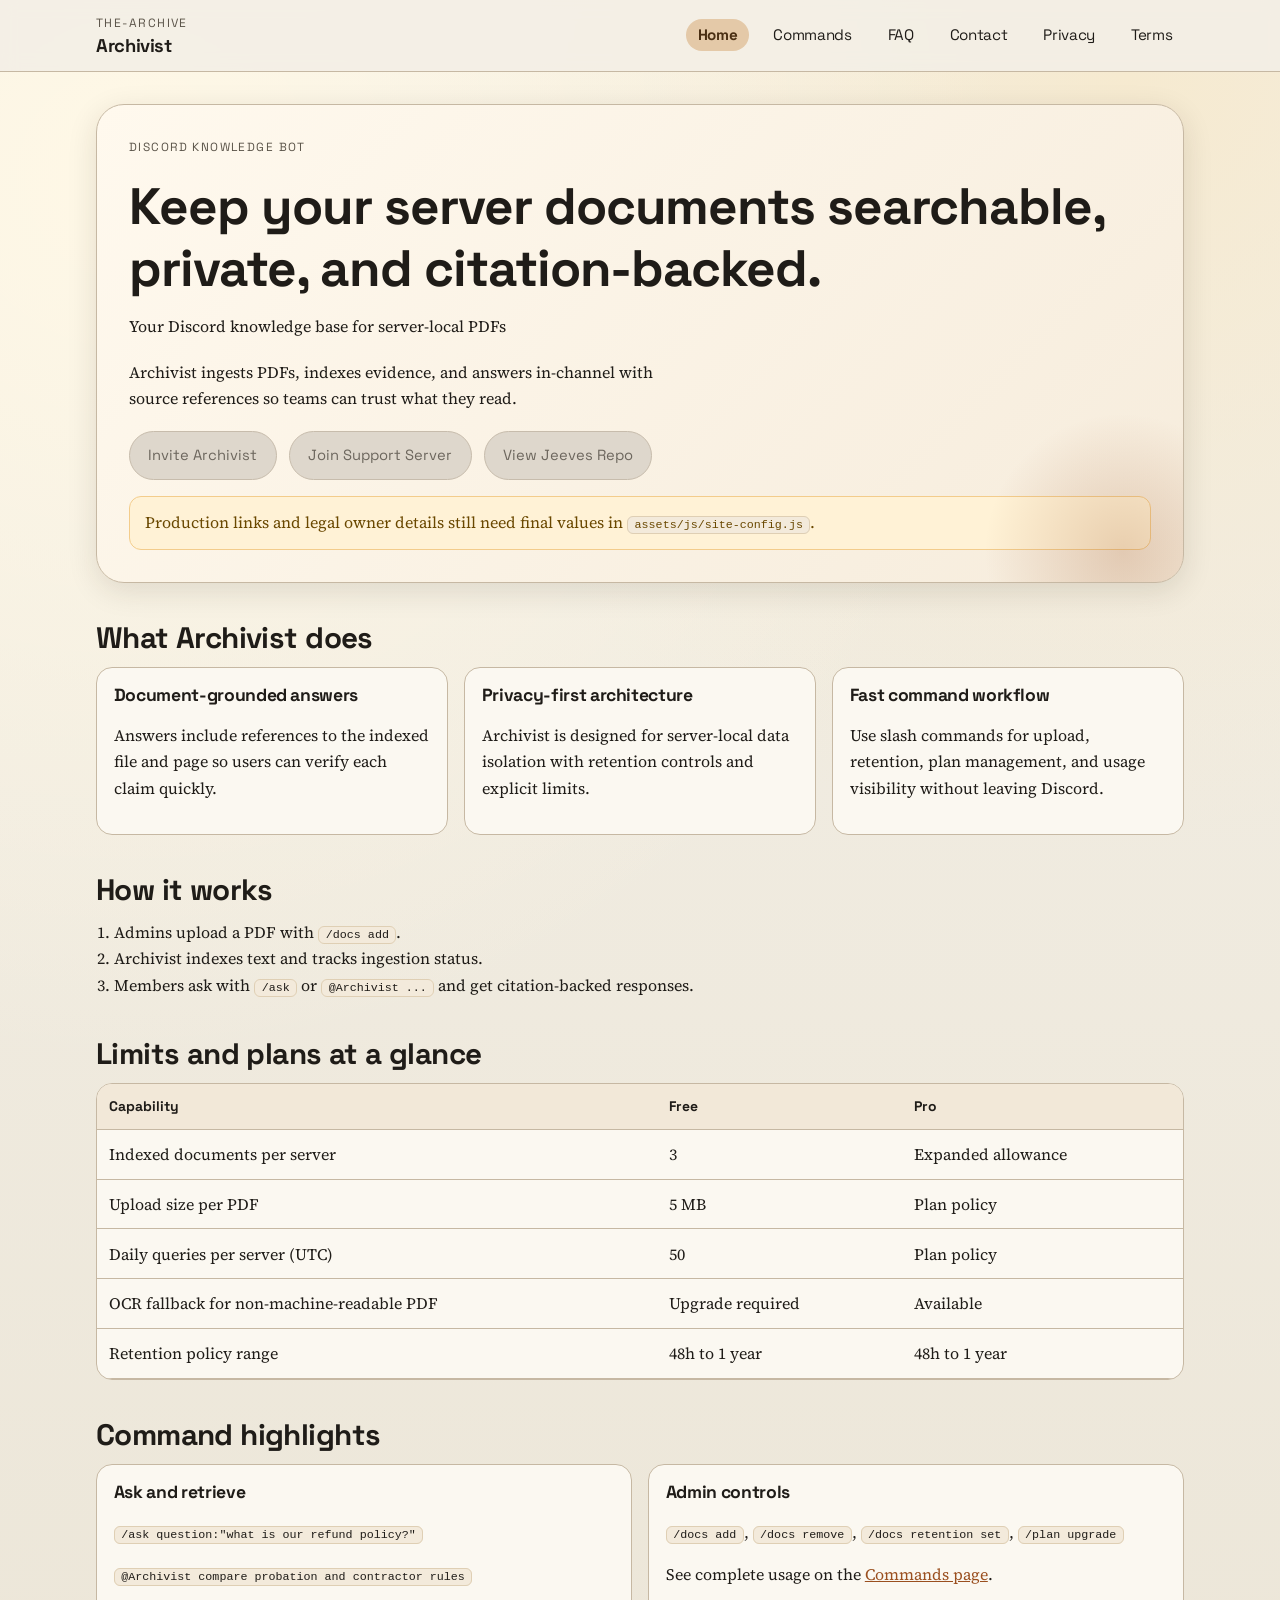
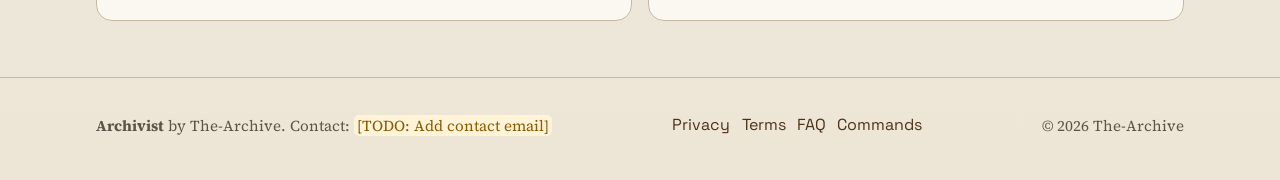
<file: index.html>
<!doctype html>
<html lang="en">
<head>
  <meta charset="utf-8">
  <meta name="viewport" content="width=device-width, initial-scale=1">
  <title>Archivist | Discord Knowledge Bot</title>
  <meta name="description" content="Archivist is a privacy-first Discord bot for server-local PDF knowledge, citation-backed answers, and configurable document retention.">
  <link rel="preconnect" href="https://fonts.googleapis.com">
  <link rel="preconnect" href="https://fonts.gstatic.com" crossorigin>
  <link href="https://fonts.googleapis.com/css2?family=Source+Serif+4:opsz,wght@8..60,400;8..60,600;8..60,700&family=Space+Grotesk:wght@400;500;600;700&display=swap" rel="stylesheet">
  <link rel="stylesheet" href="assets/css/styles.css">
  <script src="assets/js/site-config.js" defer></script>
  <script src="assets/js/main.js" defer></script>
</head>
<body>
  <a class="skip-link" href="#main">Skip to content</a>

  <header class="site-header">
    <div class="header-inner">
      <a class="brand" href="index.html">
        <span class="brand-kicker" data-config-text="brand.teamName" data-placeholder="The-Archive"></span>
        <span class="brand-title" data-config-text="brand.productName" data-placeholder="Archivist"></span>
      </a>
      <button class="nav-toggle" type="button" data-nav-toggle aria-expanded="false" aria-controls="site-nav">Menu</button>
      <nav id="site-nav" class="nav-menu" data-nav aria-label="Primary navigation">
        <ul class="nav-list">
          <li><a href="index.html" data-page-link>Home</a></li>
          <li><a href="commands.html" data-page-link>Commands</a></li>
          <li><a href="faq.html" data-page-link>FAQ</a></li>
          <li><a href="contact.html" data-page-link>Contact</a></li>
          <li><a href="privacy.html" data-page-link>Privacy</a></li>
          <li><a href="terms.html" data-page-link>Terms</a></li>
        </ul>
      </nav>
    </div>
  </header>

  <main id="main" class="container page-reveal">
    <section class="hero">
      <p class="kicker">Discord Knowledge Bot</p>
      <h1>Keep your server documents searchable, private, and citation-backed.</h1>
      <p data-config-text="brand.tagline" data-placeholder="Your Discord knowledge base for server-local PDFs"></p>
      <p>Archivist ingests PDFs, indexes evidence, and answers in-channel with source references so teams can trust what they read.</p>
      <div class="cta-row">
        <a class="btn btn-primary" data-config-link="inviteUrl" data-link-fallback="Invite link coming soon" href="#">Invite Archivist</a>
        <a class="btn btn-secondary" data-config-link="supportServerUrl" data-link-fallback="Support server link coming soon" href="#">Join Support Server</a>
        <a class="btn btn-tertiary" data-config-link="githubRepoUrl" data-link-fallback="GitHub repo link coming soon" href="#">View Jeeves Repo</a>
      </div>
      <div class="notice">
        Production links and legal owner details still need final values in <code>assets/js/site-config.js</code>.
      </div>
    </section>

    <section class="section">
      <h2>What Archivist does</h2>
      <div class="grid">
        <article class="card span-4">
          <h3>Document-grounded answers</h3>
          <p>Answers include references to the indexed file and page so users can verify each claim quickly.</p>
        </article>
        <article class="card span-4">
          <h3>Privacy-first architecture</h3>
          <p>Archivist is designed for server-local data isolation with retention controls and explicit limits.</p>
        </article>
        <article class="card span-4">
          <h3>Fast command workflow</h3>
          <p>Use slash commands for upload, retention, plan management, and usage visibility without leaving Discord.</p>
        </article>
      </div>
    </section>

    <section class="section">
      <h2>How it works</h2>
      <ol class="step-list">
        <li>Admins upload a PDF with <code>/docs add</code>.</li>
        <li>Archivist indexes text and tracks ingestion status.</li>
        <li>Members ask with <code>/ask</code> or <code>@Archivist ...</code> and get citation-backed responses.</li>
      </ol>
    </section>

    <section class="section">
      <h2>Limits and plans at a glance</h2>
      <div class="table-wrap">
        <table>
          <thead>
            <tr>
              <th>Capability</th>
              <th>Free</th>
              <th>Pro</th>
            </tr>
          </thead>
          <tbody>
            <tr>
              <td>Indexed documents per server</td>
              <td>3</td>
              <td>Expanded allowance</td>
            </tr>
            <tr>
              <td>Upload size per PDF</td>
              <td>5 MB</td>
              <td>Plan policy</td>
            </tr>
            <tr>
              <td>Daily queries per server (UTC)</td>
              <td>50</td>
              <td>Plan policy</td>
            </tr>
            <tr>
              <td>OCR fallback for non-machine-readable PDF</td>
              <td>Upgrade required</td>
              <td>Available</td>
            </tr>
            <tr>
              <td>Retention policy range</td>
              <td>48h to 1 year</td>
              <td>48h to 1 year</td>
            </tr>
          </tbody>
        </table>
      </div>
    </section>

    <section class="section">
      <h2>Command highlights</h2>
      <div class="grid">
        <article class="card span-6">
          <h3>Ask and retrieve</h3>
          <p><code>/ask question:"what is our refund policy?"</code></p>
          <p><code>@Archivist compare probation and contractor rules</code></p>
        </article>
        <article class="card span-6">
          <h3>Admin controls</h3>
          <p><code>/docs add</code>, <code>/docs remove</code>, <code>/docs retention set</code>, <code>/plan upgrade</code></p>
          <p>See complete usage on the <a href="commands.html">Commands page</a>.</p>
        </article>
      </div>
    </section>
  </main>

  <footer class="site-footer">
    <div class="footer-inner">
      <p class="legal-identity">
        <strong data-config-text="brand.productName" data-placeholder="Archivist"></strong>
        by <span data-config-text="brand.teamName" data-placeholder="The-Archive"></span>.
        Contact: <span data-config-text="legal.contactEmail" data-placeholder="[TODO: Add contact email]"></span>
      </p>
      <nav class="footer-links" aria-label="Footer links">
        <a href="privacy.html">Privacy</a>
        <a href="terms.html">Terms</a>
        <a href="faq.html">FAQ</a>
        <a href="commands.html">Commands</a>
      </nav>
      <p class="legal-identity">&copy; <span data-current-year></span> <span data-config-text="brand.teamName" data-placeholder="The-Archive"></span></p>
    </div>
  </footer>
</body>
</html>
</file>
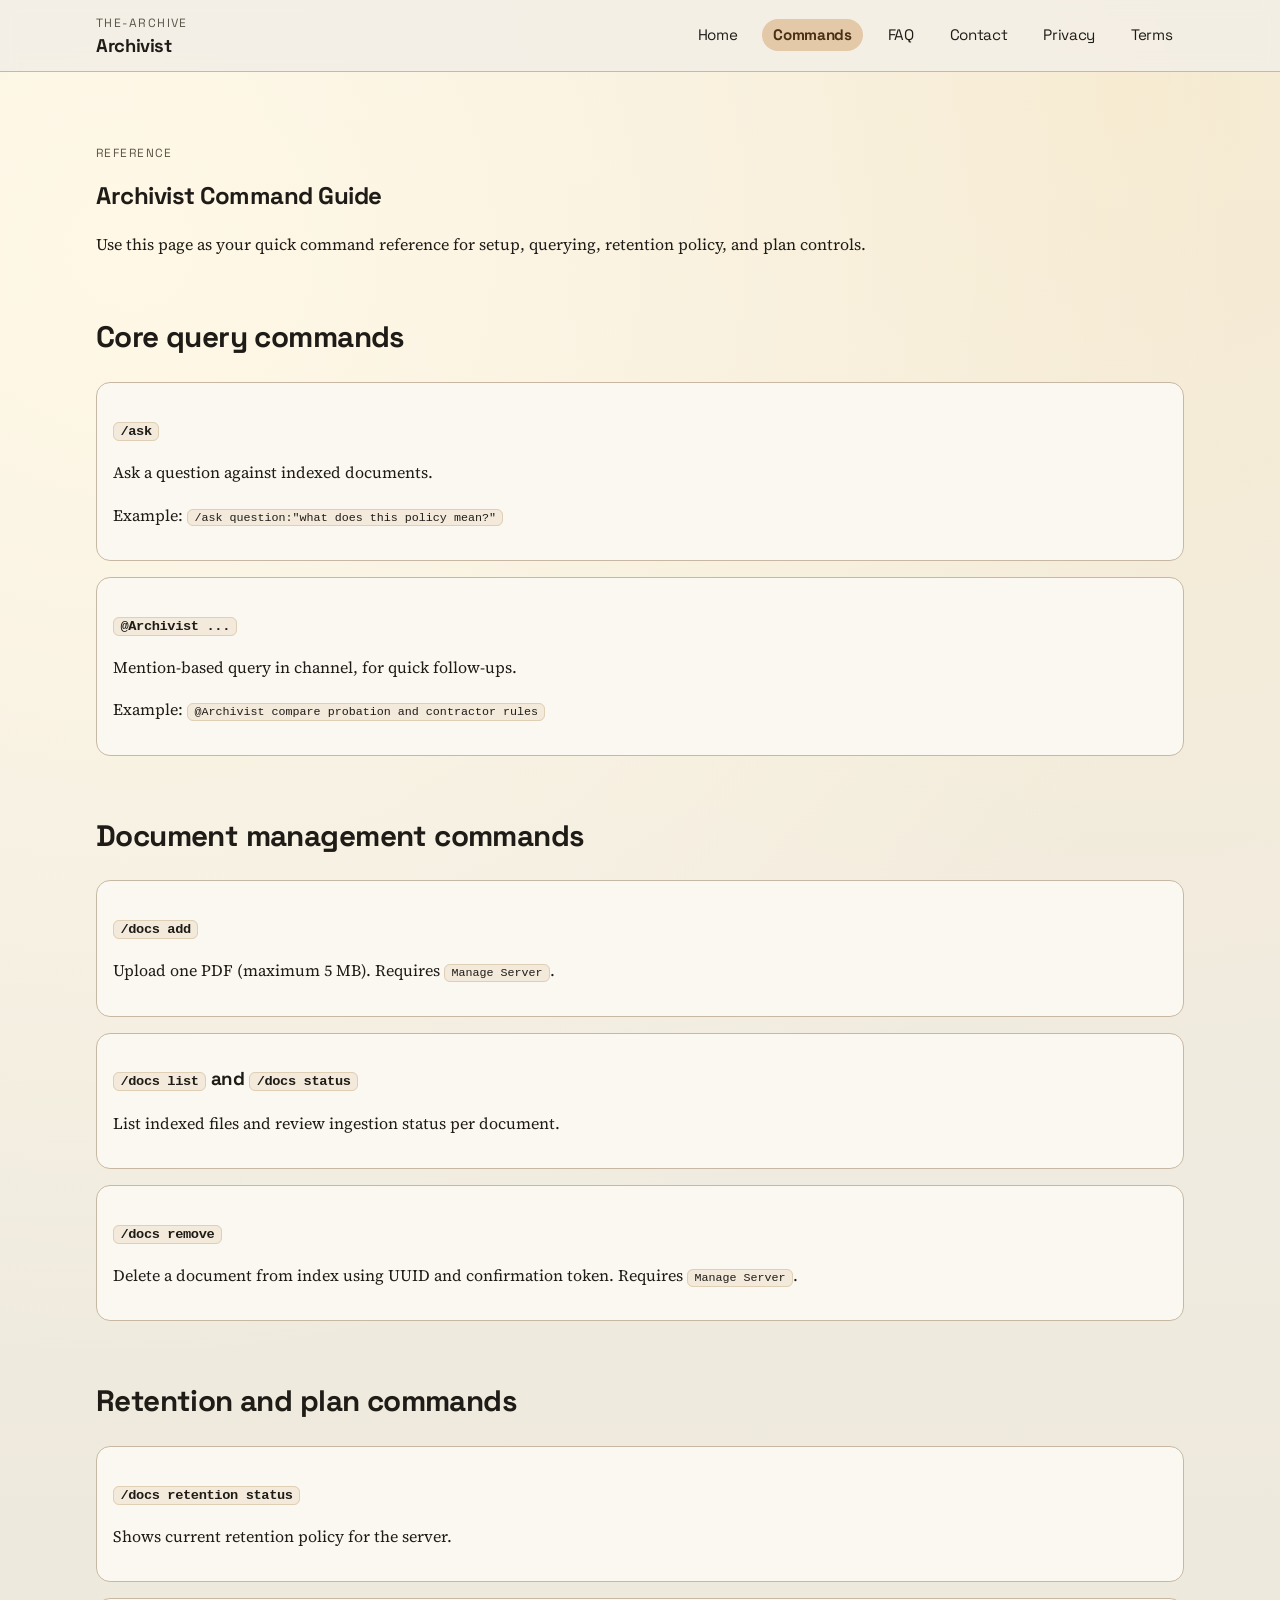
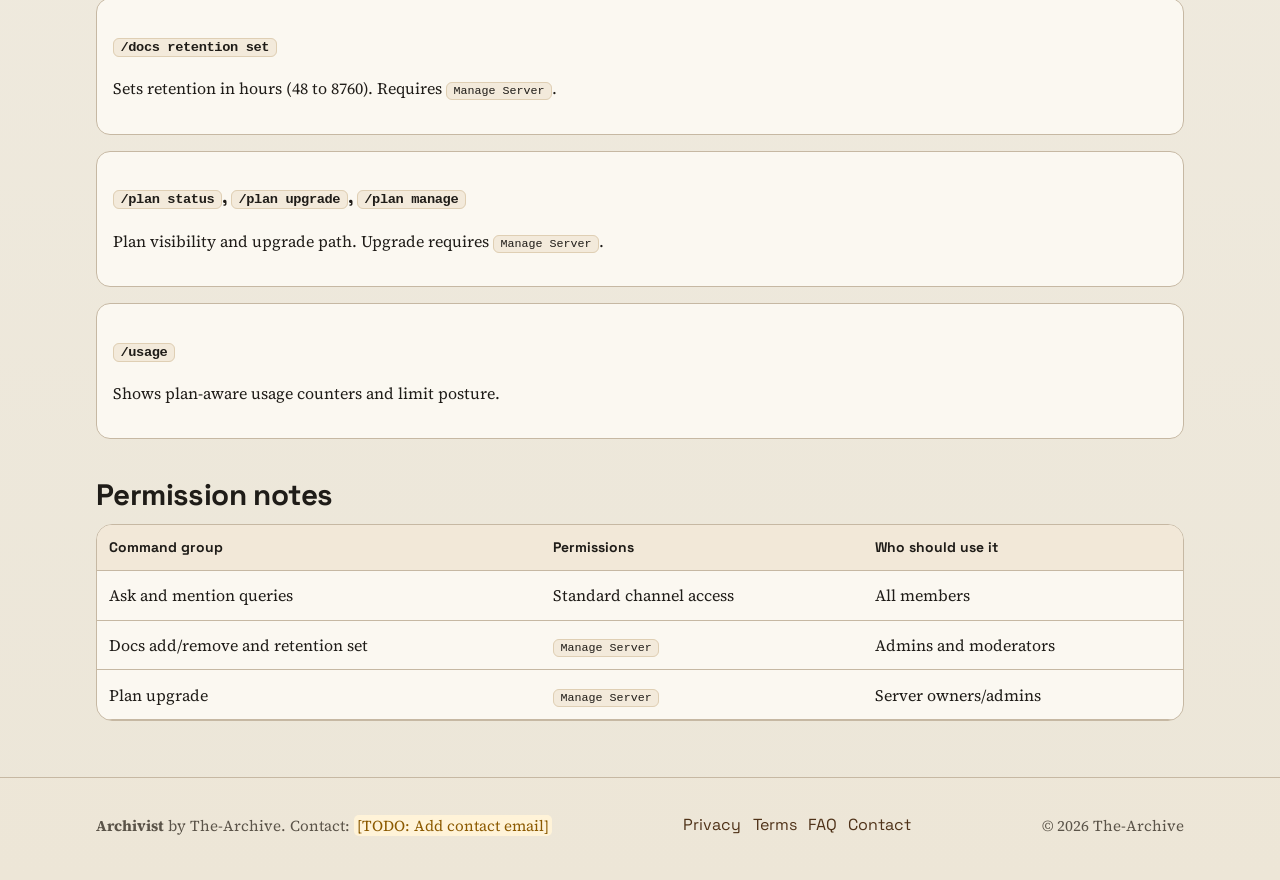
<file: commands.html>
<!doctype html>
<html lang="en">
<head>
  <meta charset="utf-8">
  <meta name="viewport" content="width=device-width, initial-scale=1">
  <title>Archivist Commands | The-Archive</title>
  <meta name="description" content="Command reference for Archivist Discord bot including ask, docs, retention, usage, and plan management commands.">
  <link rel="preconnect" href="https://fonts.googleapis.com">
  <link rel="preconnect" href="https://fonts.gstatic.com" crossorigin>
  <link href="https://fonts.googleapis.com/css2?family=Source+Serif+4:opsz,wght@8..60,400;8..60,600;8..60,700&family=Space+Grotesk:wght@400;500;600;700&display=swap" rel="stylesheet">
  <link rel="stylesheet" href="assets/css/styles.css">
  <script src="assets/js/site-config.js" defer></script>
  <script src="assets/js/main.js" defer></script>
</head>
<body>
  <a class="skip-link" href="#main">Skip to content</a>
  <header class="site-header">
    <div class="header-inner">
      <a class="brand" href="index.html">
        <span class="brand-kicker" data-config-text="brand.teamName" data-placeholder="The-Archive"></span>
        <span class="brand-title" data-config-text="brand.productName" data-placeholder="Archivist"></span>
      </a>
      <button class="nav-toggle" type="button" data-nav-toggle aria-expanded="false" aria-controls="site-nav">Menu</button>
      <nav id="site-nav" class="nav-menu" data-nav aria-label="Primary navigation">
        <ul class="nav-list">
          <li><a href="index.html" data-page-link>Home</a></li>
          <li><a href="commands.html" data-page-link>Commands</a></li>
          <li><a href="faq.html" data-page-link>FAQ</a></li>
          <li><a href="contact.html" data-page-link>Contact</a></li>
          <li><a href="privacy.html" data-page-link>Privacy</a></li>
          <li><a href="terms.html" data-page-link>Terms</a></li>
        </ul>
      </nav>
    </div>
  </header>

  <main id="main" class="container page-reveal">
    <section class="section">
      <p class="kicker">Reference</p>
      <h1>Archivist Command Guide</h1>
      <p>Use this page as your quick command reference for setup, querying, retention policy, and plan controls.</p>
    </section>

    <section class="section commands-list" aria-labelledby="core-commands">
      <h2 id="core-commands">Core query commands</h2>
      <article class="command-card">
        <h3><code>/ask</code></h3>
        <p>Ask a question against indexed documents.</p>
        <p>Example: <code>/ask question:"what does this policy mean?"</code></p>
      </article>
      <article class="command-card">
        <h3><code>@Archivist ...</code></h3>
        <p>Mention-based query in channel, for quick follow-ups.</p>
        <p>Example: <code>@Archivist compare probation and contractor rules</code></p>
      </article>
    </section>

    <section class="section commands-list" aria-labelledby="docs-commands">
      <h2 id="docs-commands">Document management commands</h2>
      <article class="command-card">
        <h3><code>/docs add</code></h3>
        <p>Upload one PDF (maximum 5 MB). Requires <code>Manage Server</code>.</p>
      </article>
      <article class="command-card">
        <h3><code>/docs list</code> and <code>/docs status</code></h3>
        <p>List indexed files and review ingestion status per document.</p>
      </article>
      <article class="command-card">
        <h3><code>/docs remove</code></h3>
        <p>Delete a document from index using UUID and confirmation token. Requires <code>Manage Server</code>.</p>
      </article>
    </section>

    <section class="section commands-list" aria-labelledby="retention-commands">
      <h2 id="retention-commands">Retention and plan commands</h2>
      <article class="command-card">
        <h3><code>/docs retention status</code></h3>
        <p>Shows current retention policy for the server.</p>
      </article>
      <article class="command-card">
        <h3><code>/docs retention set</code></h3>
        <p>Sets retention in hours (48 to 8760). Requires <code>Manage Server</code>.</p>
      </article>
      <article class="command-card">
        <h3><code>/plan status</code>, <code>/plan upgrade</code>, <code>/plan manage</code></h3>
        <p>Plan visibility and upgrade path. Upgrade requires <code>Manage Server</code>.</p>
      </article>
      <article class="command-card">
        <h3><code>/usage</code></h3>
        <p>Shows plan-aware usage counters and limit posture.</p>
      </article>
    </section>

    <section class="section">
      <h2>Permission notes</h2>
      <div class="table-wrap">
        <table>
          <thead>
            <tr>
              <th>Command group</th>
              <th>Permissions</th>
              <th>Who should use it</th>
            </tr>
          </thead>
          <tbody>
            <tr>
              <td>Ask and mention queries</td>
              <td>Standard channel access</td>
              <td>All members</td>
            </tr>
            <tr>
              <td>Docs add/remove and retention set</td>
              <td><code>Manage Server</code></td>
              <td>Admins and moderators</td>
            </tr>
            <tr>
              <td>Plan upgrade</td>
              <td><code>Manage Server</code></td>
              <td>Server owners/admins</td>
            </tr>
          </tbody>
        </table>
      </div>
    </section>
  </main>

  <footer class="site-footer">
    <div class="footer-inner">
      <p class="legal-identity">
        <strong data-config-text="brand.productName" data-placeholder="Archivist"></strong>
        by <span data-config-text="brand.teamName" data-placeholder="The-Archive"></span>.
        Contact: <span data-config-text="legal.contactEmail" data-placeholder="[TODO: Add contact email]"></span>
      </p>
      <nav class="footer-links" aria-label="Footer links">
        <a href="privacy.html">Privacy</a>
        <a href="terms.html">Terms</a>
        <a href="faq.html">FAQ</a>
        <a href="contact.html">Contact</a>
      </nav>
      <p class="legal-identity">&copy; <span data-current-year></span> <span data-config-text="brand.teamName" data-placeholder="The-Archive"></span></p>
    </div>
  </footer>
</body>
</html>
</file>
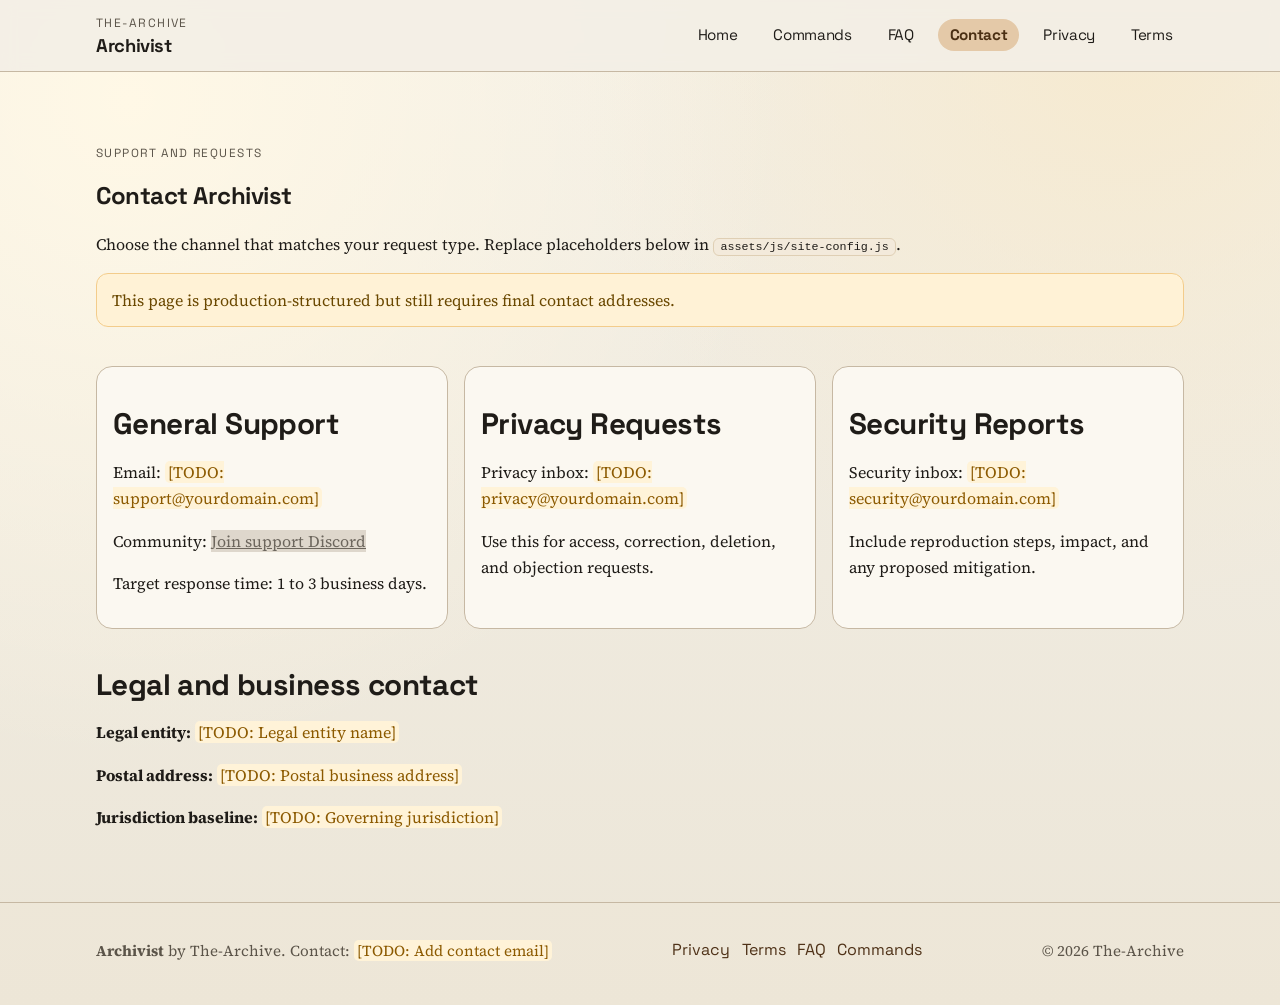
<file: contact.html>
<!doctype html>
<html lang="en">
<head>
  <meta charset="utf-8">
  <meta name="viewport" content="width=device-width, initial-scale=1">
  <title>Contact Archivist | The-Archive</title>
  <meta name="description" content="Contact options for Archivist support, legal requests, and security reports.">
  <link rel="preconnect" href="https://fonts.googleapis.com">
  <link rel="preconnect" href="https://fonts.gstatic.com" crossorigin>
  <link href="https://fonts.googleapis.com/css2?family=Source+Serif+4:opsz,wght@8..60,400;8..60,600;8..60,700&family=Space+Grotesk:wght@400;500;600;700&display=swap" rel="stylesheet">
  <link rel="stylesheet" href="assets/css/styles.css">
  <script src="assets/js/site-config.js" defer></script>
  <script src="assets/js/main.js" defer></script>
</head>
<body>
  <a class="skip-link" href="#main">Skip to content</a>
  <header class="site-header">
    <div class="header-inner">
      <a class="brand" href="index.html">
        <span class="brand-kicker" data-config-text="brand.teamName" data-placeholder="The-Archive"></span>
        <span class="brand-title" data-config-text="brand.productName" data-placeholder="Archivist"></span>
      </a>
      <button class="nav-toggle" type="button" data-nav-toggle aria-expanded="false" aria-controls="site-nav">Menu</button>
      <nav id="site-nav" class="nav-menu" data-nav aria-label="Primary navigation">
        <ul class="nav-list">
          <li><a href="index.html" data-page-link>Home</a></li>
          <li><a href="commands.html" data-page-link>Commands</a></li>
          <li><a href="faq.html" data-page-link>FAQ</a></li>
          <li><a href="contact.html" data-page-link>Contact</a></li>
          <li><a href="privacy.html" data-page-link>Privacy</a></li>
          <li><a href="terms.html" data-page-link>Terms</a></li>
        </ul>
      </nav>
    </div>
  </header>

  <main id="main" class="container page-reveal">
    <section class="section">
      <p class="kicker">Support and Requests</p>
      <h1>Contact Archivist</h1>
      <p>Choose the channel that matches your request type. Replace placeholders below in <code>assets/js/site-config.js</code>.</p>
      <div class="placeholder-note">
        This page is production-structured but still requires final contact addresses.
      </div>
    </section>

    <section class="section contact-grid">
      <article class="contact-card">
        <h2>General Support</h2>
        <p>Email: <span data-config-text="legal.contactEmail" data-placeholder="[TODO: support@yourdomain.com]"></span></p>
        <p>Community: <a data-config-link="supportServerUrl" data-link-fallback="Support server link coming soon" href="#">Join support Discord</a></p>
        <p>Target response time: 1 to 3 business days.</p>
      </article>

      <article class="contact-card">
        <h2>Privacy Requests</h2>
        <p>Privacy inbox: <span data-config-text="legal.dpoEmail" data-placeholder="[TODO: privacy@yourdomain.com]"></span></p>
        <p>Use this for access, correction, deletion, and objection requests.</p>
      </article>

      <article class="contact-card">
        <h2>Security Reports</h2>
        <p>Security inbox: <span data-config-text="legal.contactEmail" data-placeholder="[TODO: security@yourdomain.com]"></span></p>
        <p>Include reproduction steps, impact, and any proposed mitigation.</p>
      </article>
    </section>

    <section class="section">
      <h2>Legal and business contact</h2>
      <p><strong>Legal entity:</strong> <span data-config-text="legal.legalEntityName" data-placeholder="[TODO: Legal entity name]"></span></p>
      <p><strong>Postal address:</strong> <span data-config-text="legal.postalAddress" data-placeholder="[TODO: Postal business address]"></span></p>
      <p><strong>Jurisdiction baseline:</strong> <span data-config-text="legal.jurisdiction" data-placeholder="[TODO: Governing jurisdiction]"></span></p>
    </section>
  </main>

  <footer class="site-footer">
    <div class="footer-inner">
      <p class="legal-identity">
        <strong data-config-text="brand.productName" data-placeholder="Archivist"></strong>
        by <span data-config-text="brand.teamName" data-placeholder="The-Archive"></span>.
        Contact: <span data-config-text="legal.contactEmail" data-placeholder="[TODO: Add contact email]"></span>
      </p>
      <nav class="footer-links" aria-label="Footer links">
        <a href="privacy.html">Privacy</a>
        <a href="terms.html">Terms</a>
        <a href="faq.html">FAQ</a>
        <a href="commands.html">Commands</a>
      </nav>
      <p class="legal-identity">&copy; <span data-current-year></span> <span data-config-text="brand.teamName" data-placeholder="The-Archive"></span></p>
    </div>
  </footer>
</body>
</html>
</file>
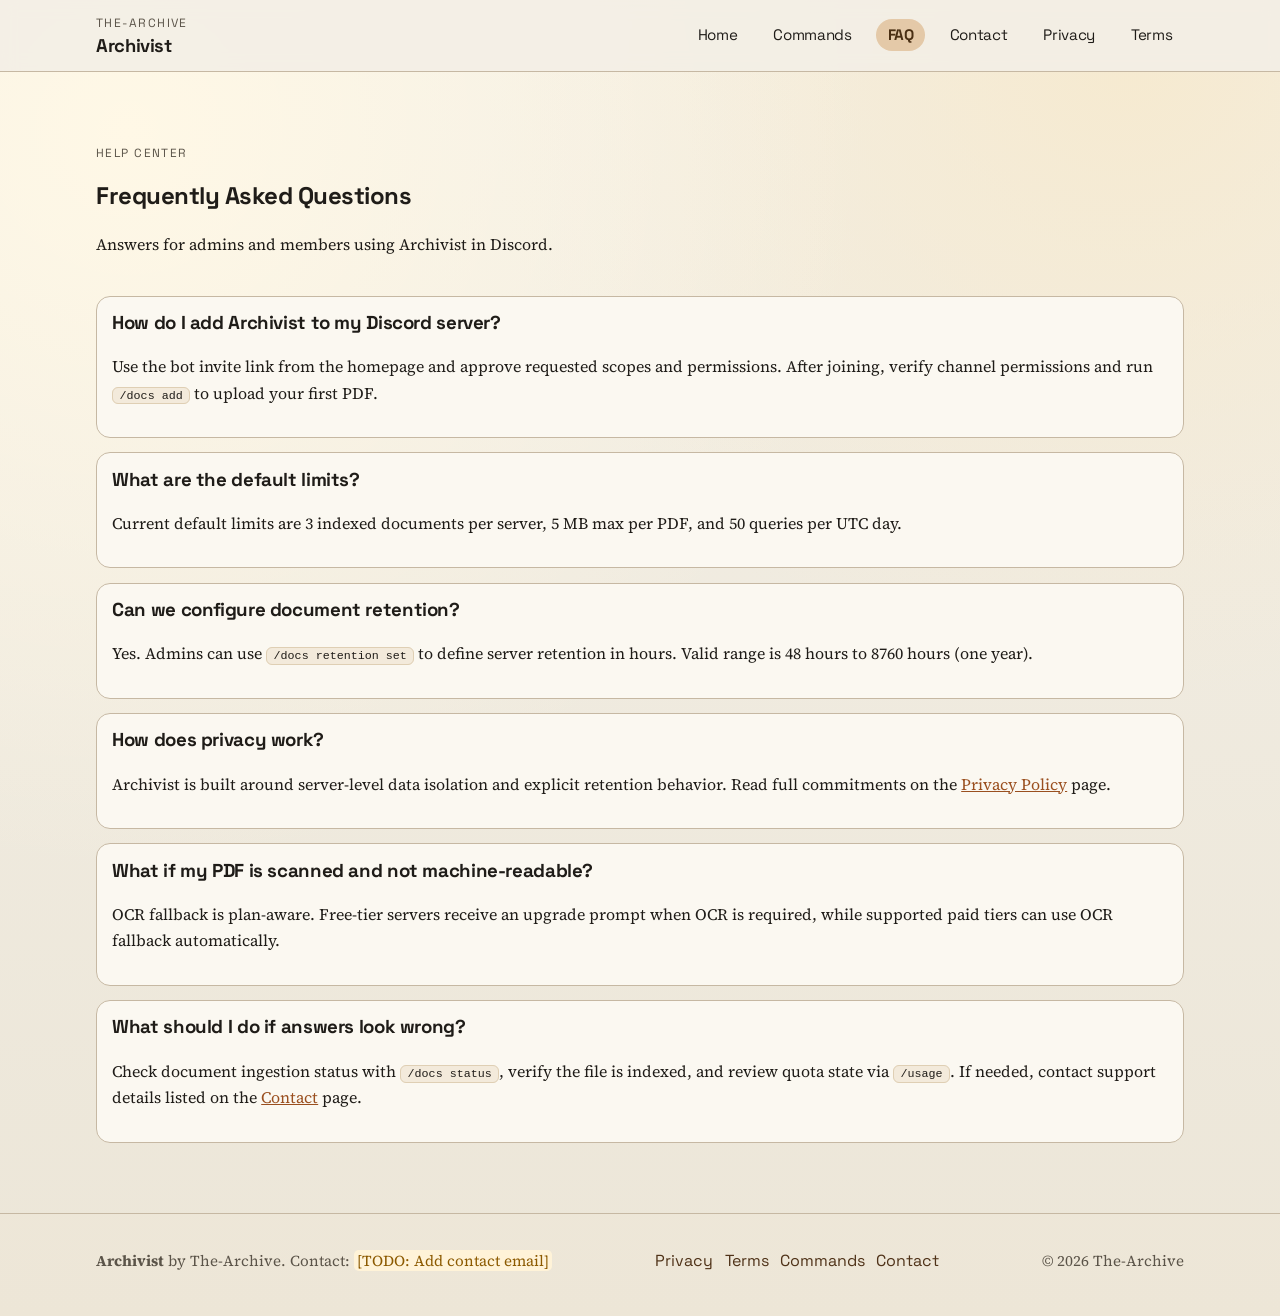
<file: faq.html>
<!doctype html>
<html lang="en">
<head>
  <meta charset="utf-8">
  <meta name="viewport" content="width=device-width, initial-scale=1">
  <title>Archivist FAQ | The-Archive</title>
  <meta name="description" content="Frequently asked questions for Archivist covering setup, limits, privacy, retention, and troubleshooting.">
  <link rel="preconnect" href="https://fonts.googleapis.com">
  <link rel="preconnect" href="https://fonts.gstatic.com" crossorigin>
  <link href="https://fonts.googleapis.com/css2?family=Source+Serif+4:opsz,wght@8..60,400;8..60,600;8..60,700&family=Space+Grotesk:wght@400;500;600;700&display=swap" rel="stylesheet">
  <link rel="stylesheet" href="assets/css/styles.css">
  <script src="assets/js/site-config.js" defer></script>
  <script src="assets/js/main.js" defer></script>
</head>
<body>
  <a class="skip-link" href="#main">Skip to content</a>
  <header class="site-header">
    <div class="header-inner">
      <a class="brand" href="index.html">
        <span class="brand-kicker" data-config-text="brand.teamName" data-placeholder="The-Archive"></span>
        <span class="brand-title" data-config-text="brand.productName" data-placeholder="Archivist"></span>
      </a>
      <button class="nav-toggle" type="button" data-nav-toggle aria-expanded="false" aria-controls="site-nav">Menu</button>
      <nav id="site-nav" class="nav-menu" data-nav aria-label="Primary navigation">
        <ul class="nav-list">
          <li><a href="index.html" data-page-link>Home</a></li>
          <li><a href="commands.html" data-page-link>Commands</a></li>
          <li><a href="faq.html" data-page-link>FAQ</a></li>
          <li><a href="contact.html" data-page-link>Contact</a></li>
          <li><a href="privacy.html" data-page-link>Privacy</a></li>
          <li><a href="terms.html" data-page-link>Terms</a></li>
        </ul>
      </nav>
    </div>
  </header>

  <main id="main" class="container page-reveal">
    <section class="section">
      <p class="kicker">Help Center</p>
      <h1>Frequently Asked Questions</h1>
      <p>Answers for admins and members using Archivist in Discord.</p>
    </section>

    <section class="section">
      <article id="faq-setup" class="faq-item">
        <h3>How do I add Archivist to my Discord server?</h3>
        <p>Use the bot invite link from the homepage and approve requested scopes and permissions. After joining, verify channel permissions and run <code>/docs add</code> to upload your first PDF.</p>
      </article>

      <article id="faq-limits" class="faq-item">
        <h3>What are the default limits?</h3>
        <p>Current default limits are 3 indexed documents per server, 5 MB max per PDF, and 50 queries per UTC day.</p>
      </article>

      <article id="faq-retention" class="faq-item">
        <h3>Can we configure document retention?</h3>
        <p>Yes. Admins can use <code>/docs retention set</code> to define server retention in hours. Valid range is 48 hours to 8760 hours (one year).</p>
      </article>

      <article id="faq-privacy" class="faq-item">
        <h3>How does privacy work?</h3>
        <p>Archivist is built around server-level data isolation and explicit retention behavior. Read full commitments on the <a href="privacy.html">Privacy Policy</a> page.</p>
      </article>

      <article id="faq-ocr" class="faq-item">
        <h3>What if my PDF is scanned and not machine-readable?</h3>
        <p>OCR fallback is plan-aware. Free-tier servers receive an upgrade prompt when OCR is required, while supported paid tiers can use OCR fallback automatically.</p>
      </article>

      <article id="faq-errors" class="faq-item">
        <h3>What should I do if answers look wrong?</h3>
        <p>Check document ingestion status with <code>/docs status</code>, verify the file is indexed, and review quota state via <code>/usage</code>. If needed, contact support details listed on the <a href="contact.html">Contact</a> page.</p>
      </article>
    </section>
  </main>

  <footer class="site-footer">
    <div class="footer-inner">
      <p class="legal-identity">
        <strong data-config-text="brand.productName" data-placeholder="Archivist"></strong>
        by <span data-config-text="brand.teamName" data-placeholder="The-Archive"></span>.
        Contact: <span data-config-text="legal.contactEmail" data-placeholder="[TODO: Add contact email]"></span>
      </p>
      <nav class="footer-links" aria-label="Footer links">
        <a href="privacy.html">Privacy</a>
        <a href="terms.html">Terms</a>
        <a href="commands.html">Commands</a>
        <a href="contact.html">Contact</a>
      </nav>
      <p class="legal-identity">&copy; <span data-current-year></span> <span data-config-text="brand.teamName" data-placeholder="The-Archive"></span></p>
    </div>
  </footer>
</body>
</html>
</file>
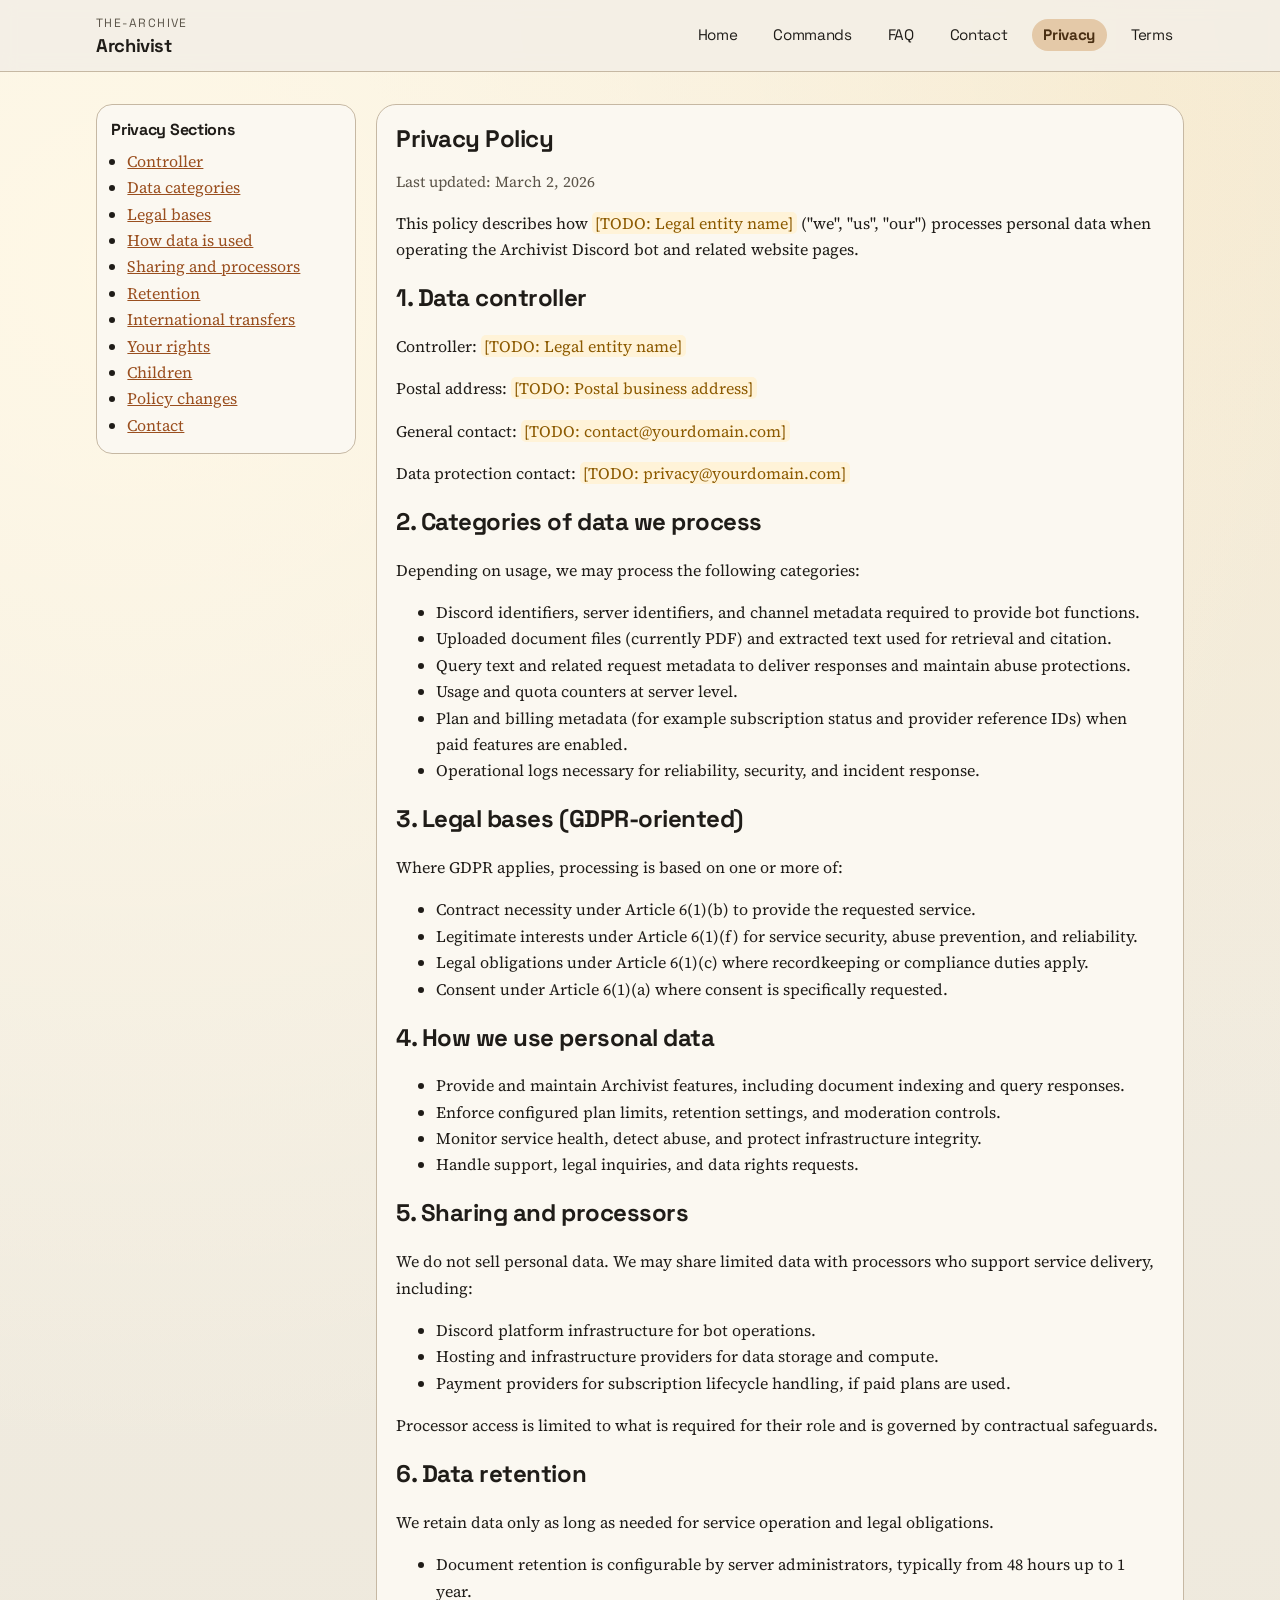
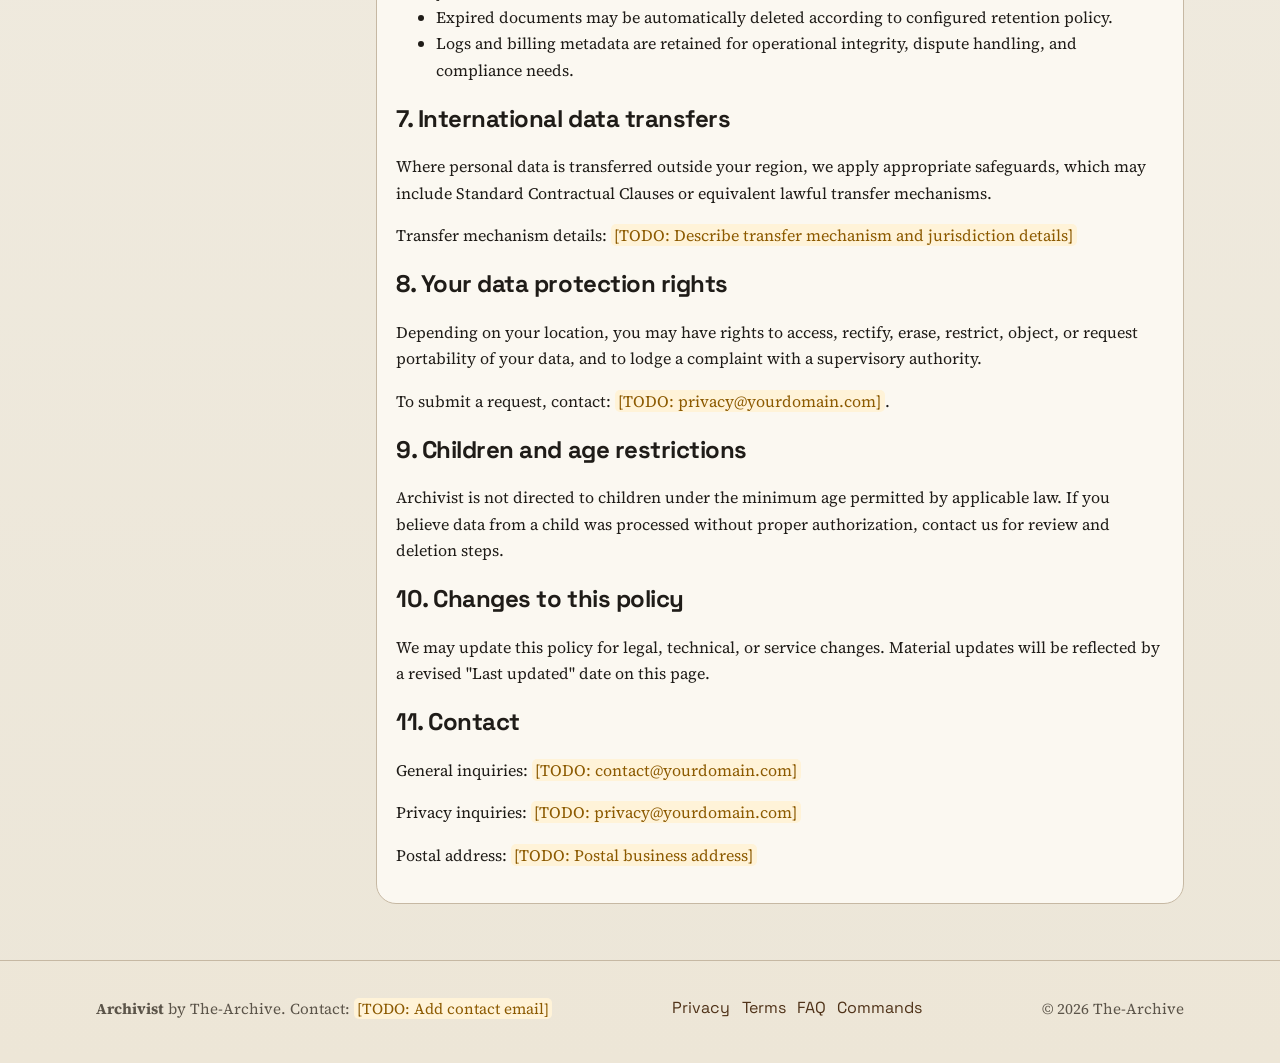
<file: privacy.html>
<!doctype html>
<html lang="en">
<head>
  <meta charset="utf-8">
  <meta name="viewport" content="width=device-width, initial-scale=1">
  <title>Privacy Policy | Archivist</title>
  <meta name="description" content="Privacy policy for Archivist, including GDPR-oriented rights, data categories, legal bases, retention, and contact details.">
  <link rel="preconnect" href="https://fonts.googleapis.com">
  <link rel="preconnect" href="https://fonts.gstatic.com" crossorigin>
  <link href="https://fonts.googleapis.com/css2?family=Source+Serif+4:opsz,wght@8..60,400;8..60,600;8..60,700&family=Space+Grotesk:wght@400;500;600;700&display=swap" rel="stylesheet">
  <link rel="stylesheet" href="assets/css/styles.css">
  <script src="assets/js/site-config.js" defer></script>
  <script src="assets/js/main.js" defer></script>
</head>
<body>
  <a class="skip-link" href="#main">Skip to content</a>
  <header class="site-header">
    <div class="header-inner">
      <a class="brand" href="index.html">
        <span class="brand-kicker" data-config-text="brand.teamName" data-placeholder="The-Archive"></span>
        <span class="brand-title" data-config-text="brand.productName" data-placeholder="Archivist"></span>
      </a>
      <button class="nav-toggle" type="button" data-nav-toggle aria-expanded="false" aria-controls="site-nav">Menu</button>
      <nav id="site-nav" class="nav-menu" data-nav aria-label="Primary navigation">
        <ul class="nav-list">
          <li><a href="index.html" data-page-link>Home</a></li>
          <li><a href="commands.html" data-page-link>Commands</a></li>
          <li><a href="faq.html" data-page-link>FAQ</a></li>
          <li><a href="contact.html" data-page-link>Contact</a></li>
          <li><a href="privacy.html" data-page-link>Privacy</a></li>
          <li><a href="terms.html" data-page-link>Terms</a></li>
        </ul>
      </nav>
    </div>
  </header>

  <main id="main" class="container page-reveal">
    <div class="layout-legal">
      <aside class="legal-toc" aria-labelledby="privacy-toc-title">
        <h2 id="privacy-toc-title">Privacy Sections</h2>
        <ul>
          <li><a href="#controller">Controller</a></li>
          <li><a href="#categories">Data categories</a></li>
          <li><a href="#bases">Legal bases</a></li>
          <li><a href="#usage">How data is used</a></li>
          <li><a href="#sharing">Sharing and processors</a></li>
          <li><a href="#retention">Retention</a></li>
          <li><a href="#transfers">International transfers</a></li>
          <li><a href="#rights">Your rights</a></li>
          <li><a href="#children">Children</a></li>
          <li><a href="#changes">Policy changes</a></li>
          <li><a href="#contact">Contact</a></li>
        </ul>
      </aside>

      <article class="legal-sheet">
        <h1>Privacy Policy</h1>
        <p class="meta">Last updated: <span data-last-updated="privacy">[TODO: Add last updated date]</span></p>
        <p>This policy describes how <span data-config-text="legal.legalEntityName" data-placeholder="[TODO: Legal entity name]"></span> ("we", "us", "our") processes personal data when operating the Archivist Discord bot and related website pages.</p>

        <section id="controller">
          <h2>1. Data controller</h2>
          <p>Controller: <span data-config-text="legal.legalEntityName" data-placeholder="[TODO: Legal entity name]"></span></p>
          <p>Postal address: <span data-config-text="legal.postalAddress" data-placeholder="[TODO: Postal business address]"></span></p>
          <p>General contact: <span data-config-text="legal.contactEmail" data-placeholder="[TODO: contact@yourdomain.com]"></span></p>
          <p>Data protection contact: <span data-config-text="legal.dpoEmail" data-placeholder="[TODO: privacy@yourdomain.com]"></span></p>
        </section>

        <section id="categories">
          <h2>2. Categories of data we process</h2>
          <p>Depending on usage, we may process the following categories:</p>
          <ul>
            <li>Discord identifiers, server identifiers, and channel metadata required to provide bot functions.</li>
            <li>Uploaded document files (currently PDF) and extracted text used for retrieval and citation.</li>
            <li>Query text and related request metadata to deliver responses and maintain abuse protections.</li>
            <li>Usage and quota counters at server level.</li>
            <li>Plan and billing metadata (for example subscription status and provider reference IDs) when paid features are enabled.</li>
            <li>Operational logs necessary for reliability, security, and incident response.</li>
          </ul>
        </section>

        <section id="bases">
          <h2>3. Legal bases (GDPR-oriented)</h2>
          <p>Where GDPR applies, processing is based on one or more of:</p>
          <ul>
            <li>Contract necessity under Article 6(1)(b) to provide the requested service.</li>
            <li>Legitimate interests under Article 6(1)(f) for service security, abuse prevention, and reliability.</li>
            <li>Legal obligations under Article 6(1)(c) where recordkeeping or compliance duties apply.</li>
            <li>Consent under Article 6(1)(a) where consent is specifically requested.</li>
          </ul>
        </section>

        <section id="usage">
          <h2>4. How we use personal data</h2>
          <ul>
            <li>Provide and maintain Archivist features, including document indexing and query responses.</li>
            <li>Enforce configured plan limits, retention settings, and moderation controls.</li>
            <li>Monitor service health, detect abuse, and protect infrastructure integrity.</li>
            <li>Handle support, legal inquiries, and data rights requests.</li>
          </ul>
        </section>

        <section id="sharing">
          <h2>5. Sharing and processors</h2>
          <p>We do not sell personal data. We may share limited data with processors who support service delivery, including:</p>
          <ul>
            <li>Discord platform infrastructure for bot operations.</li>
            <li>Hosting and infrastructure providers for data storage and compute.</li>
            <li>Payment providers for subscription lifecycle handling, if paid plans are used.</li>
          </ul>
          <p>Processor access is limited to what is required for their role and is governed by contractual safeguards.</p>
        </section>

        <section id="retention">
          <h2>6. Data retention</h2>
          <p>We retain data only as long as needed for service operation and legal obligations.</p>
          <ul>
            <li>Document retention is configurable by server administrators, typically from 48 hours up to 1 year.</li>
            <li>Expired documents may be automatically deleted according to configured retention policy.</li>
            <li>Logs and billing metadata are retained for operational integrity, dispute handling, and compliance needs.</li>
          </ul>
        </section>

        <section id="transfers">
          <h2>7. International data transfers</h2>
          <p>Where personal data is transferred outside your region, we apply appropriate safeguards, which may include Standard Contractual Clauses or equivalent lawful transfer mechanisms.</p>
          <p>Transfer mechanism details: <span data-config-text="legal.jurisdiction" data-placeholder="[TODO: Describe transfer mechanism and jurisdiction details]"></span></p>
        </section>

        <section id="rights">
          <h2>8. Your data protection rights</h2>
          <p>Depending on your location, you may have rights to access, rectify, erase, restrict, object, or request portability of your data, and to lodge a complaint with a supervisory authority.</p>
          <p>To submit a request, contact: <span data-config-text="legal.dpoEmail" data-placeholder="[TODO: privacy@yourdomain.com]"></span>.</p>
        </section>

        <section id="children">
          <h2>9. Children and age restrictions</h2>
          <p>Archivist is not directed to children under the minimum age permitted by applicable law. If you believe data from a child was processed without proper authorization, contact us for review and deletion steps.</p>
        </section>

        <section id="changes">
          <h2>10. Changes to this policy</h2>
          <p>We may update this policy for legal, technical, or service changes. Material updates will be reflected by a revised "Last updated" date on this page.</p>
        </section>

        <section id="contact">
          <h2>11. Contact</h2>
          <p>General inquiries: <span data-config-text="legal.contactEmail" data-placeholder="[TODO: contact@yourdomain.com]"></span></p>
          <p>Privacy inquiries: <span data-config-text="legal.dpoEmail" data-placeholder="[TODO: privacy@yourdomain.com]"></span></p>
          <p>Postal address: <span data-config-text="legal.postalAddress" data-placeholder="[TODO: Postal business address]"></span></p>
        </section>
      </article>
    </div>
  </main>

  <footer class="site-footer">
    <div class="footer-inner">
      <p class="legal-identity">
        <strong data-config-text="brand.productName" data-placeholder="Archivist"></strong>
        by <span data-config-text="brand.teamName" data-placeholder="The-Archive"></span>.
        Contact: <span data-config-text="legal.contactEmail" data-placeholder="[TODO: Add contact email]"></span>
      </p>
      <nav class="footer-links" aria-label="Footer links">
        <a href="privacy.html">Privacy</a>
        <a href="terms.html">Terms</a>
        <a href="faq.html">FAQ</a>
        <a href="commands.html">Commands</a>
      </nav>
      <p class="legal-identity">&copy; <span data-current-year></span> <span data-config-text="brand.teamName" data-placeholder="The-Archive"></span></p>
    </div>
  </footer>
</body>
</html>
</file>
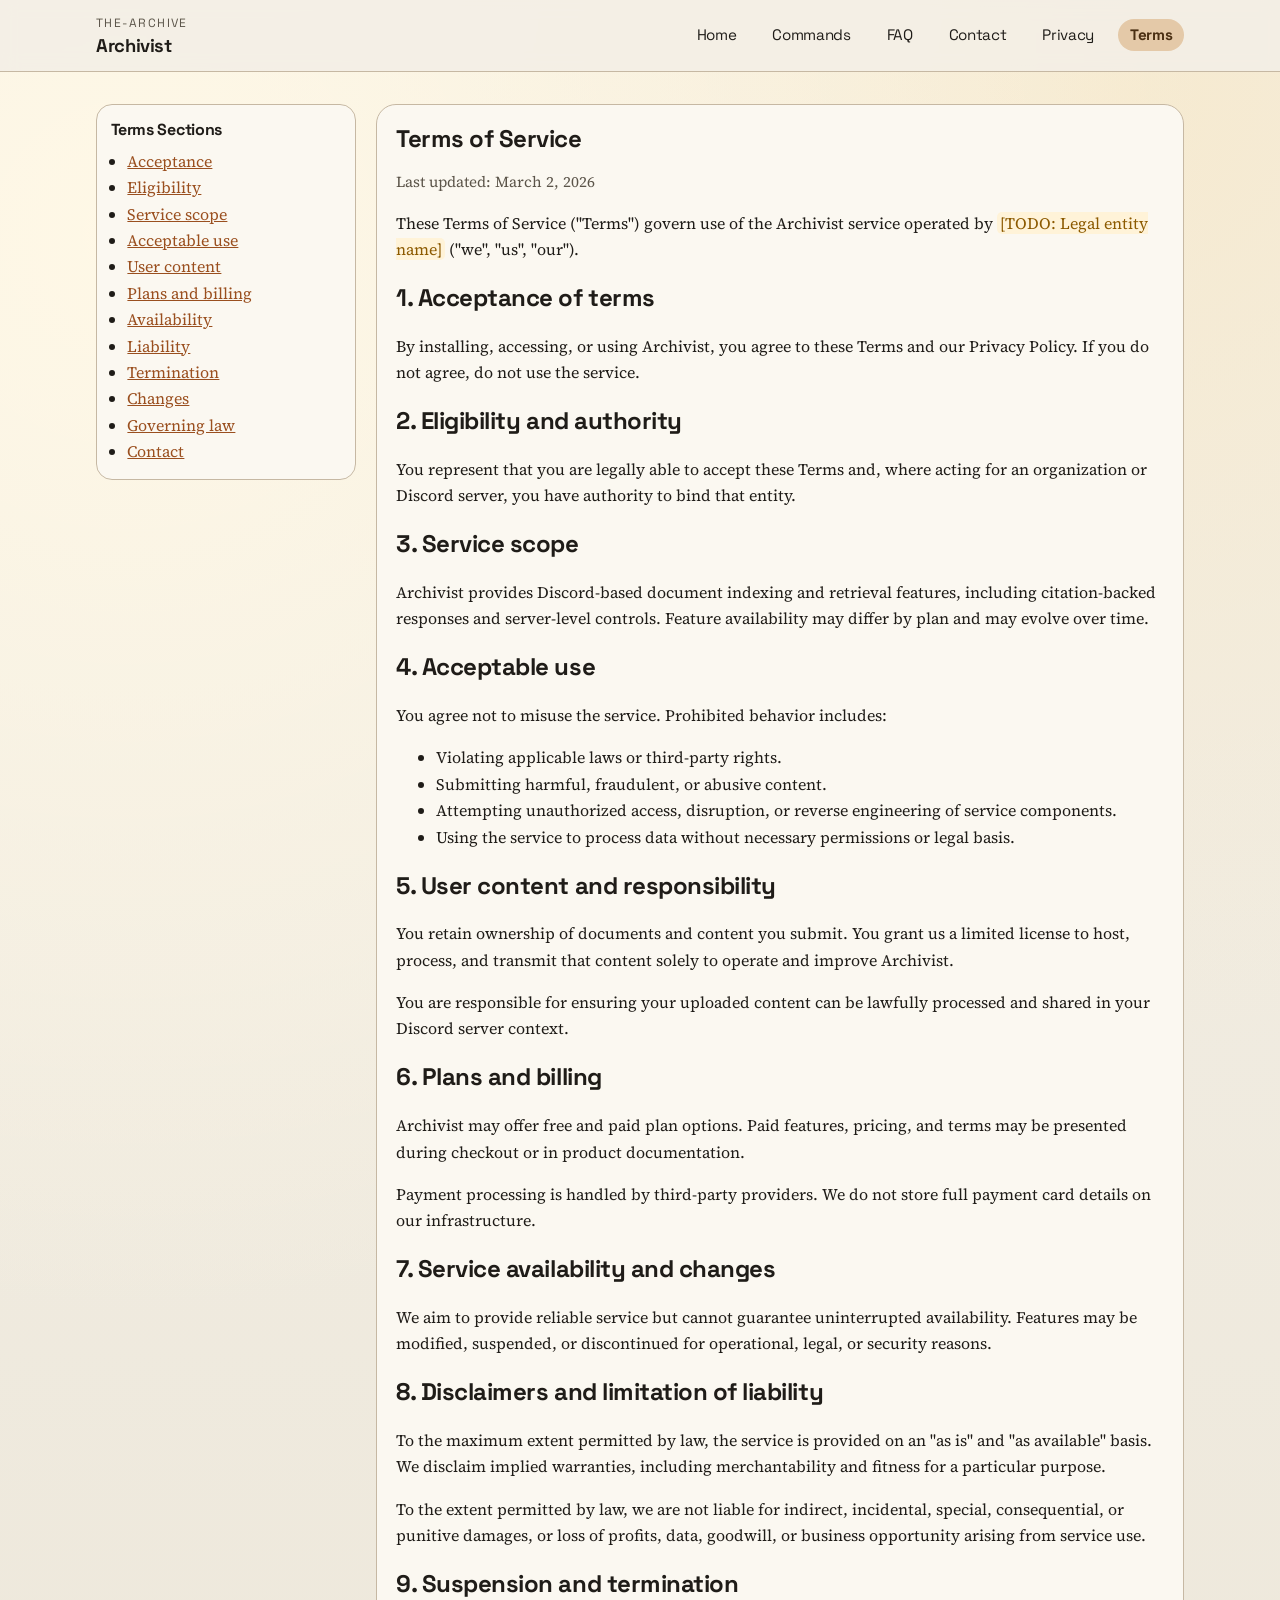
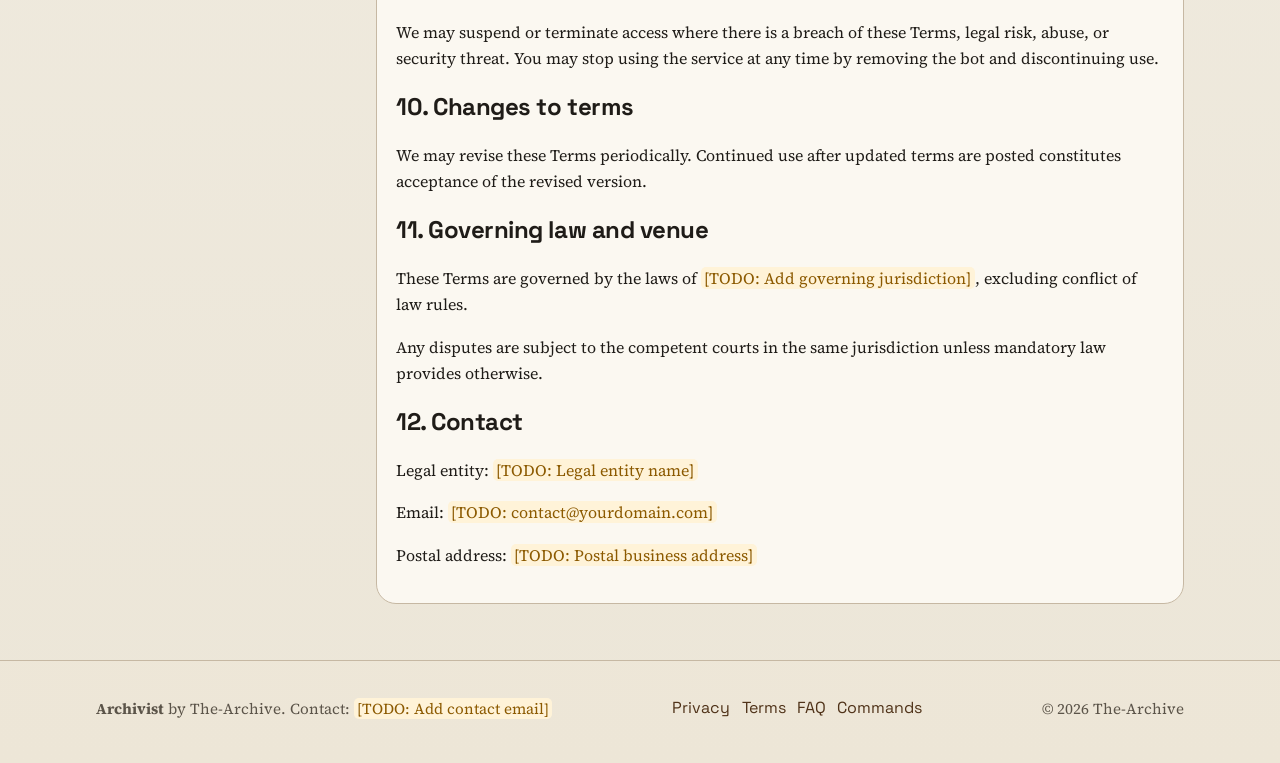
<file: terms.html>
<!doctype html>
<html lang="en">
<head>
  <meta charset="utf-8">
  <meta name="viewport" content="width=device-width, initial-scale=1">
  <title>Terms of Service | Archivist</title>
  <meta name="description" content="Terms of Service for Archivist by The-Archive, covering eligibility, acceptable use, limitations, paid features, and legal terms.">
  <link rel="preconnect" href="https://fonts.googleapis.com">
  <link rel="preconnect" href="https://fonts.gstatic.com" crossorigin>
  <link href="https://fonts.googleapis.com/css2?family=Source+Serif+4:opsz,wght@8..60,400;8..60,600;8..60,700&family=Space+Grotesk:wght@400;500;600;700&display=swap" rel="stylesheet">
  <link rel="stylesheet" href="assets/css/styles.css">
  <script src="assets/js/site-config.js" defer></script>
  <script src="assets/js/main.js" defer></script>
</head>
<body>
  <a class="skip-link" href="#main">Skip to content</a>
  <header class="site-header">
    <div class="header-inner">
      <a class="brand" href="index.html">
        <span class="brand-kicker" data-config-text="brand.teamName" data-placeholder="The-Archive"></span>
        <span class="brand-title" data-config-text="brand.productName" data-placeholder="Archivist"></span>
      </a>
      <button class="nav-toggle" type="button" data-nav-toggle aria-expanded="false" aria-controls="site-nav">Menu</button>
      <nav id="site-nav" class="nav-menu" data-nav aria-label="Primary navigation">
        <ul class="nav-list">
          <li><a href="index.html" data-page-link>Home</a></li>
          <li><a href="commands.html" data-page-link>Commands</a></li>
          <li><a href="faq.html" data-page-link>FAQ</a></li>
          <li><a href="contact.html" data-page-link>Contact</a></li>
          <li><a href="privacy.html" data-page-link>Privacy</a></li>
          <li><a href="terms.html" data-page-link>Terms</a></li>
        </ul>
      </nav>
    </div>
  </header>

  <main id="main" class="container page-reveal">
    <div class="layout-legal">
      <aside class="legal-toc" aria-labelledby="terms-toc-title">
        <h2 id="terms-toc-title">Terms Sections</h2>
        <ul>
          <li><a href="#acceptance">Acceptance</a></li>
          <li><a href="#eligibility">Eligibility</a></li>
          <li><a href="#service">Service scope</a></li>
          <li><a href="#use">Acceptable use</a></li>
          <li><a href="#content">User content</a></li>
          <li><a href="#plans">Plans and billing</a></li>
          <li><a href="#availability">Availability</a></li>
          <li><a href="#liability">Liability</a></li>
          <li><a href="#termination">Termination</a></li>
          <li><a href="#changes">Changes</a></li>
          <li><a href="#law">Governing law</a></li>
          <li><a href="#contact">Contact</a></li>
        </ul>
      </aside>

      <article class="legal-sheet">
        <h1>Terms of Service</h1>
        <p class="meta">Last updated: <span data-last-updated="terms">[TODO: Add last updated date]</span></p>
        <p>These Terms of Service ("Terms") govern use of the Archivist service operated by <span data-config-text="legal.legalEntityName" data-placeholder="[TODO: Legal entity name]"></span> ("we", "us", "our").</p>

        <section id="acceptance">
          <h2>1. Acceptance of terms</h2>
          <p>By installing, accessing, or using Archivist, you agree to these Terms and our Privacy Policy. If you do not agree, do not use the service.</p>
        </section>

        <section id="eligibility">
          <h2>2. Eligibility and authority</h2>
          <p>You represent that you are legally able to accept these Terms and, where acting for an organization or Discord server, you have authority to bind that entity.</p>
        </section>

        <section id="service">
          <h2>3. Service scope</h2>
          <p>Archivist provides Discord-based document indexing and retrieval features, including citation-backed responses and server-level controls. Feature availability may differ by plan and may evolve over time.</p>
        </section>

        <section id="use">
          <h2>4. Acceptable use</h2>
          <p>You agree not to misuse the service. Prohibited behavior includes:</p>
          <ul>
            <li>Violating applicable laws or third-party rights.</li>
            <li>Submitting harmful, fraudulent, or abusive content.</li>
            <li>Attempting unauthorized access, disruption, or reverse engineering of service components.</li>
            <li>Using the service to process data without necessary permissions or legal basis.</li>
          </ul>
        </section>

        <section id="content">
          <h2>5. User content and responsibility</h2>
          <p>You retain ownership of documents and content you submit. You grant us a limited license to host, process, and transmit that content solely to operate and improve Archivist.</p>
          <p>You are responsible for ensuring your uploaded content can be lawfully processed and shared in your Discord server context.</p>
        </section>

        <section id="plans">
          <h2>6. Plans and billing</h2>
          <p>Archivist may offer free and paid plan options. Paid features, pricing, and terms may be presented during checkout or in product documentation.</p>
          <p>Payment processing is handled by third-party providers. We do not store full payment card details on our infrastructure.</p>
        </section>

        <section id="availability">
          <h2>7. Service availability and changes</h2>
          <p>We aim to provide reliable service but cannot guarantee uninterrupted availability. Features may be modified, suspended, or discontinued for operational, legal, or security reasons.</p>
        </section>

        <section id="liability">
          <h2>8. Disclaimers and limitation of liability</h2>
          <p>To the maximum extent permitted by law, the service is provided on an "as is" and "as available" basis. We disclaim implied warranties, including merchantability and fitness for a particular purpose.</p>
          <p>To the extent permitted by law, we are not liable for indirect, incidental, special, consequential, or punitive damages, or loss of profits, data, goodwill, or business opportunity arising from service use.</p>
        </section>

        <section id="termination">
          <h2>9. Suspension and termination</h2>
          <p>We may suspend or terminate access where there is a breach of these Terms, legal risk, abuse, or security threat. You may stop using the service at any time by removing the bot and discontinuing use.</p>
        </section>

        <section id="changes">
          <h2>10. Changes to terms</h2>
          <p>We may revise these Terms periodically. Continued use after updated terms are posted constitutes acceptance of the revised version.</p>
        </section>

        <section id="law">
          <h2>11. Governing law and venue</h2>
          <p>These Terms are governed by the laws of <span data-config-text="legal.jurisdiction" data-placeholder="[TODO: Add governing jurisdiction]"></span>, excluding conflict of law rules.</p>
          <p>Any disputes are subject to the competent courts in the same jurisdiction unless mandatory law provides otherwise.</p>
        </section>

        <section id="contact">
          <h2>12. Contact</h2>
          <p>Legal entity: <span data-config-text="legal.legalEntityName" data-placeholder="[TODO: Legal entity name]"></span></p>
          <p>Email: <span data-config-text="legal.contactEmail" data-placeholder="[TODO: contact@yourdomain.com]"></span></p>
          <p>Postal address: <span data-config-text="legal.postalAddress" data-placeholder="[TODO: Postal business address]"></span></p>
        </section>
      </article>
    </div>
  </main>

  <footer class="site-footer">
    <div class="footer-inner">
      <p class="legal-identity">
        <strong data-config-text="brand.productName" data-placeholder="Archivist"></strong>
        by <span data-config-text="brand.teamName" data-placeholder="The-Archive"></span>.
        Contact: <span data-config-text="legal.contactEmail" data-placeholder="[TODO: Add contact email]"></span>
      </p>
      <nav class="footer-links" aria-label="Footer links">
        <a href="privacy.html">Privacy</a>
        <a href="terms.html">Terms</a>
        <a href="faq.html">FAQ</a>
        <a href="commands.html">Commands</a>
      </nav>
      <p class="legal-identity">&copy; <span data-current-year></span> <span data-config-text="brand.teamName" data-placeholder="The-Archive"></span></p>
    </div>
  </footer>
</body>
</html>
</file>
<file: assets/css/styles.css>
:root {
  --paper: #f3efe6;
  --paper-deep: #ece6d8;
  --ink: #1f1c18;
  --muted: #5b5449;
  --accent: #9a4f1f;
  --accent-soft: #d68c52;
  --line: #c6b8a3;
  --panel: #fbf8f1;
  --warning-bg: #fff2d6;
  --warning-text: #6a4800;
  --shadow: 0 8px 30px rgba(45, 34, 19, 0.12);
  --radius: 16px;
  --max-width: 1120px;
}

* {
  box-sizing: border-box;
}

html,
body {
  margin: 0;
  padding: 0;
}

body {
  color: var(--ink);
  background: radial-gradient(circle at 10% 10%, #fff8e6 0%, transparent 45%),
    radial-gradient(circle at 88% 4%, #f6ead0 0%, transparent 38%),
    linear-gradient(180deg, var(--paper) 0%, var(--paper-deep) 100%);
  font-family: "Source Serif 4", Georgia, serif;
  line-height: 1.65;
  min-height: 100vh;
}

body::before {
  content: "";
  position: fixed;
  inset: 0;
  pointer-events: none;
  opacity: 0.22;
  background-image: radial-gradient(#bba27f 0.35px, transparent 0.35px);
  background-size: 4px 4px;
  z-index: -1;
}

h1,
h2,
h3,
h4,
.brand-title,
.nav-list {
  font-family: "Space Grotesk", "Avenir Next", "Segoe UI", sans-serif;
  letter-spacing: -0.02em;
  line-height: 1.2;
}

a {
  color: var(--accent);
}

a:hover {
  color: #7c3f19;
}

img {
  max-width: 100%;
}

.skip-link {
  position: absolute;
  left: 1rem;
  top: -100px;
  background: var(--accent);
  color: #fff;
  padding: 0.65rem 0.9rem;
  border-radius: 10px;
  font-family: "Space Grotesk", sans-serif;
  z-index: 1000;
}

.skip-link:focus {
  top: 1rem;
}

.site-header {
  position: sticky;
  top: 0;
  backdrop-filter: blur(8px);
  background: rgba(243, 239, 230, 0.9);
  border-bottom: 1px solid var(--line);
  z-index: 20;
}

.header-inner {
  max-width: var(--max-width);
  margin: 0 auto;
  padding: 0.9rem 1rem;
  display: flex;
  justify-content: space-between;
  align-items: center;
  gap: 1rem;
}

.brand {
  display: flex;
  flex-direction: column;
  gap: 0.05rem;
  text-decoration: none;
  color: var(--ink);
}

.brand-kicker {
  font-family: "Space Grotesk", sans-serif;
  font-size: 0.75rem;
  text-transform: uppercase;
  letter-spacing: 0.12em;
  color: var(--muted);
}

.brand-title {
  font-size: 1.15rem;
  font-weight: 700;
}

.nav-toggle {
  display: none;
  border: 1px solid var(--line);
  background: var(--panel);
  border-radius: 10px;
  padding: 0.5rem 0.75rem;
  color: var(--ink);
  font-family: "Space Grotesk", sans-serif;
}

.nav-list {
  display: flex;
  list-style: none;
  gap: 0.8rem;
  padding: 0;
  margin: 0;
  align-items: center;
  font-size: 0.95rem;
}

.nav-list a {
  text-decoration: none;
  color: var(--ink);
  border-radius: 999px;
  padding: 0.4rem 0.72rem;
  transition: background-color 160ms ease, color 160ms ease;
}

.nav-list a:hover,
.nav-list a:focus-visible {
  background: #eadfc8;
  color: #4a3118;
}

.nav-list a[aria-current="page"] {
  background: #e4c9a8;
  color: #4a2f13;
  font-weight: 700;
}

.container {
  max-width: var(--max-width);
  margin: 0 auto;
  padding: 2rem 1rem 3.5rem;
}

.hero {
  border: 1px solid var(--line);
  border-radius: 28px;
  padding: 2rem;
  background: linear-gradient(135deg, #fff9ee 0%, #f6ecdc 100%);
  box-shadow: var(--shadow);
  overflow: hidden;
  position: relative;
}

.hero::after {
  content: "";
  position: absolute;
  right: -80px;
  bottom: -110px;
  width: 280px;
  height: 280px;
  border-radius: 50%;
  background: radial-gradient(circle, rgba(154, 79, 31, 0.22) 0%, rgba(154, 79, 31, 0) 70%);
}

.hero h1 {
  margin-top: 0;
  margin-bottom: 0.9rem;
  font-size: clamp(1.9rem, 5.2vw, 3.2rem);
}

.hero p {
  margin-top: 0;
  margin-bottom: 1.2rem;
  max-width: 68ch;
}

.kicker {
  margin-bottom: 0.5rem;
  color: var(--muted);
  text-transform: uppercase;
  letter-spacing: 0.12em;
  font-family: "Space Grotesk", sans-serif;
  font-size: 0.74rem;
}

.cta-row {
  display: flex;
  flex-wrap: wrap;
  gap: 0.75rem;
}

.btn {
  display: inline-flex;
  align-items: center;
  justify-content: center;
  text-decoration: none;
  border-radius: 999px;
  padding: 0.7rem 1.15rem;
  font-family: "Space Grotesk", sans-serif;
  font-size: 0.92rem;
  border: 1px solid transparent;
  transition: transform 120ms ease, box-shadow 120ms ease, background-color 120ms ease;
}

.btn:hover,
.btn:focus-visible {
  transform: translateY(-1px);
}

.btn-primary {
  background: var(--accent);
  color: #fff;
}

.btn-primary:hover,
.btn-primary:focus-visible {
  background: #83431a;
  color: #fff;
}

.btn-secondary {
  background: #fff;
  border-color: var(--line);
  color: var(--ink);
}

.btn-tertiary {
  background: #efe4d3;
  color: #532c11;
}

.btn.is-disabled,
a.is-disabled {
  background: #ded7cc;
  border-color: #c7bcac;
  color: #6c665d;
  cursor: not-allowed;
  pointer-events: auto;
}

.notice,
.placeholder-note {
  margin-top: 1rem;
  border-radius: 12px;
  border: 1px solid #f3cc8b;
  background: var(--warning-bg);
  color: var(--warning-text);
  padding: 0.8rem 0.95rem;
}

.section {
  margin-top: 2.4rem;
}

.section h2 {
  margin-bottom: 0.65rem;
  font-size: clamp(1.3rem, 3vw, 1.85rem);
}

.grid {
  display: grid;
  grid-template-columns: repeat(12, minmax(0, 1fr));
  gap: 1rem;
}

.card {
  grid-column: span 12;
  border: 1px solid var(--line);
  border-radius: var(--radius);
  padding: 1.05rem;
  background: var(--panel);
}

.card h3 {
  margin-top: 0;
  margin-bottom: 0.5rem;
  font-size: 1.1rem;
}

.step-list {
  margin: 0;
  padding-left: 1.15rem;
}

.table-wrap {
  overflow-x: auto;
  border: 1px solid var(--line);
  border-radius: var(--radius);
  background: var(--panel);
}

table {
  border-collapse: collapse;
  width: 100%;
  min-width: 560px;
}

th,
td {
  border-bottom: 1px solid var(--line);
  padding: 0.7rem 0.75rem;
  text-align: left;
  vertical-align: top;
}

th {
  background: #f2e8d8;
  font-family: "Space Grotesk", sans-serif;
  font-size: 0.87rem;
}

.commands-list {
  display: grid;
  gap: 1rem;
}

.command-card {
  border: 1px solid var(--line);
  border-radius: 14px;
  background: var(--panel);
  padding: 1rem;
}

code {
  background: #f3eadb;
  border: 1px solid #dfcfb4;
  border-radius: 6px;
  padding: 0.06rem 0.4rem;
  font-size: 0.9em;
}

.layout-legal {
  display: grid;
  grid-template-columns: 260px minmax(0, 1fr);
  gap: 1.25rem;
}

.legal-toc {
  position: sticky;
  top: 88px;
  align-self: start;
  border: 1px solid var(--line);
  border-radius: var(--radius);
  background: var(--panel);
  padding: 0.9rem;
}

.legal-toc h2 {
  margin-top: 0;
  margin-bottom: 0.55rem;
  font-size: 1rem;
}

.legal-toc ul {
  margin: 0;
  padding-left: 1rem;
}

.legal-sheet {
  border: 1px solid var(--line);
  border-radius: 20px;
  background: var(--panel);
  padding: 1.2rem;
}

.legal-sheet h1 {
  margin-top: 0;
  margin-bottom: 0.55rem;
}

.legal-sheet section {
  margin-top: 1.35rem;
}

.meta {
  color: var(--muted);
  font-size: 0.95rem;
}

.placeholder {
  color: #8c5a00;
  background: #fff3d8;
  border-radius: 5px;
  padding: 0 0.2rem;
}

.contact-grid {
  display: grid;
  gap: 1rem;
  grid-template-columns: repeat(auto-fit, minmax(220px, 1fr));
}

.contact-card {
  border: 1px solid var(--line);
  border-radius: var(--radius);
  background: var(--panel);
  padding: 1rem;
}

.faq-item {
  border: 1px solid var(--line);
  border-radius: 14px;
  background: var(--panel);
  padding: 0.95rem;
  margin-bottom: 0.9rem;
}

.faq-item h3 {
  margin-top: 0;
}

.site-footer {
  border-top: 1px solid var(--line);
  background: rgba(239, 230, 215, 0.65);
}

.footer-inner {
  max-width: var(--max-width);
  margin: 0 auto;
  padding: 1.2rem 1rem 1.7rem;
  display: flex;
  flex-wrap: wrap;
  gap: 1rem;
  justify-content: space-between;
  align-items: center;
}

.footer-links {
  display: flex;
  flex-wrap: wrap;
  gap: 0.7rem;
  font-family: "Space Grotesk", sans-serif;
}

.footer-links a {
  text-decoration: none;
  color: #4f3218;
}

.legal-identity {
  color: var(--muted);
  font-size: 0.95rem;
}

.page-reveal {
  animation: page-in 420ms ease both;
}

@keyframes page-in {
  from {
    opacity: 0;
    transform: translateY(8px);
  }

  to {
    opacity: 1;
    transform: translateY(0);
  }
}

@media (min-width: 760px) {
  .card.span-4 {
    grid-column: span 4;
  }

  .card.span-6 {
    grid-column: span 6;
  }
}

@media (max-width: 920px) {
  .layout-legal {
    grid-template-columns: 1fr;
  }

  .legal-toc {
    position: static;
  }
}

@media (max-width: 760px) {
  .container {
    padding-top: 1.35rem;
  }

  .hero {
    padding: 1.3rem;
  }

  .nav-toggle {
    display: inline-flex;
  }

  .nav-menu {
    display: none;
    width: 100%;
  }

  .nav-menu.is-open {
    display: block;
  }

  .header-inner {
    flex-wrap: wrap;
  }

  .nav-list {
    flex-direction: column;
    align-items: flex-start;
    border-top: 1px solid var(--line);
    margin-top: 0.6rem;
    padding-top: 0.7rem;
  }

  .nav-list a {
    width: 100%;
  }
}

@media (prefers-reduced-motion: reduce) {
  .btn,
  .nav-list a,
  .page-reveal {
    transition: none;
    animation: none;
  }
}
</file>
